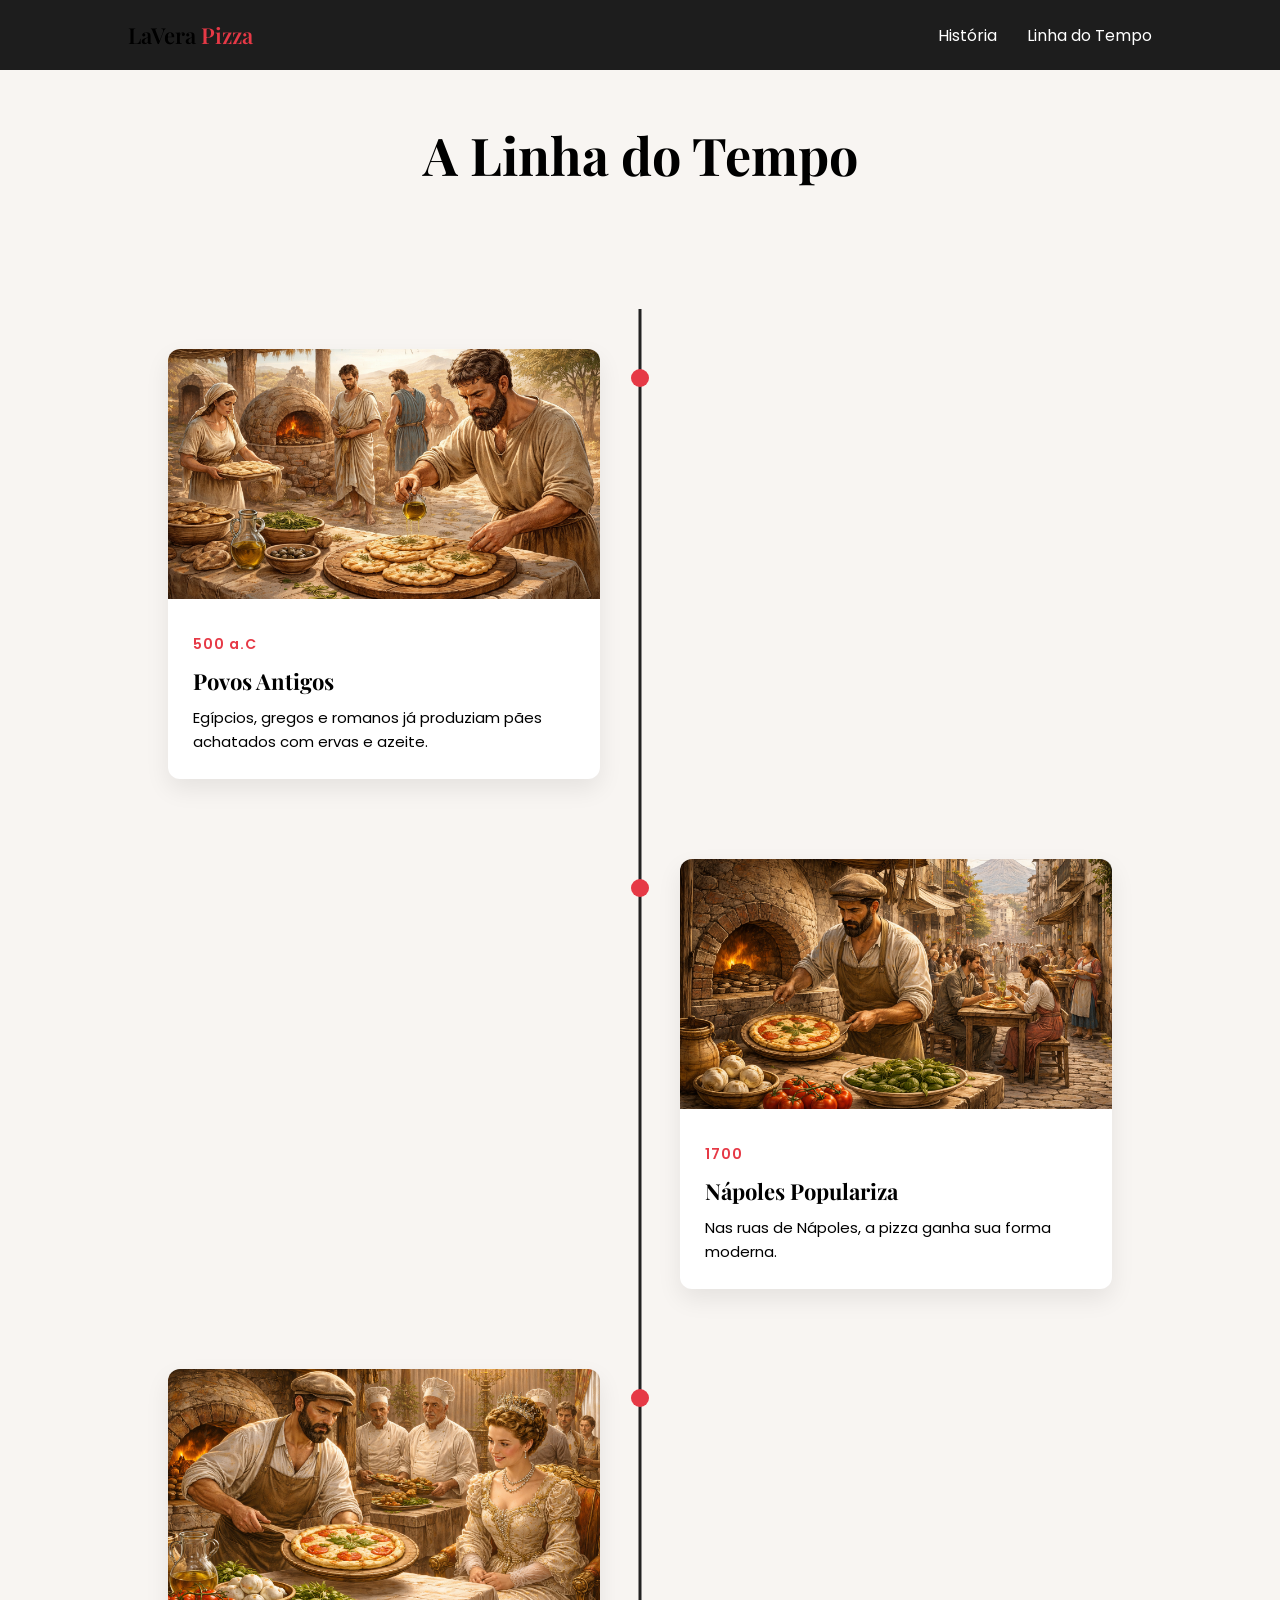
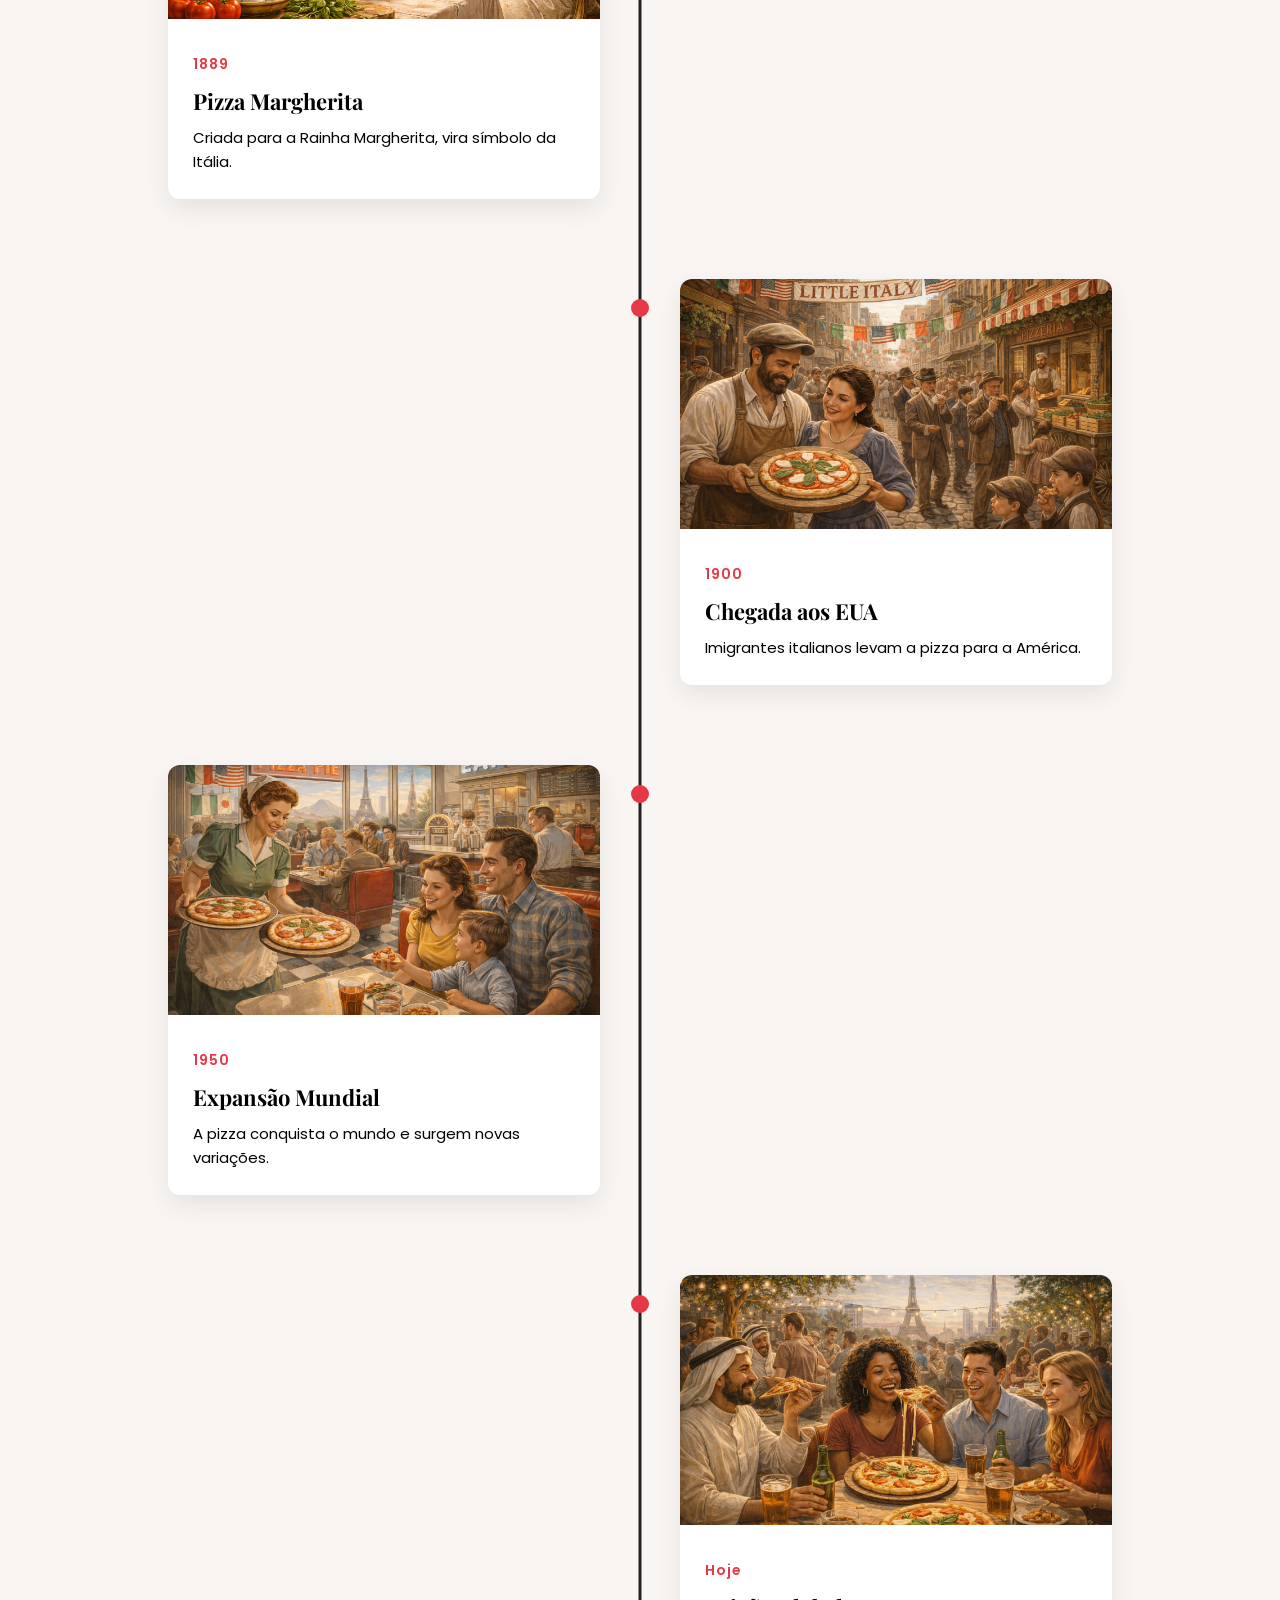
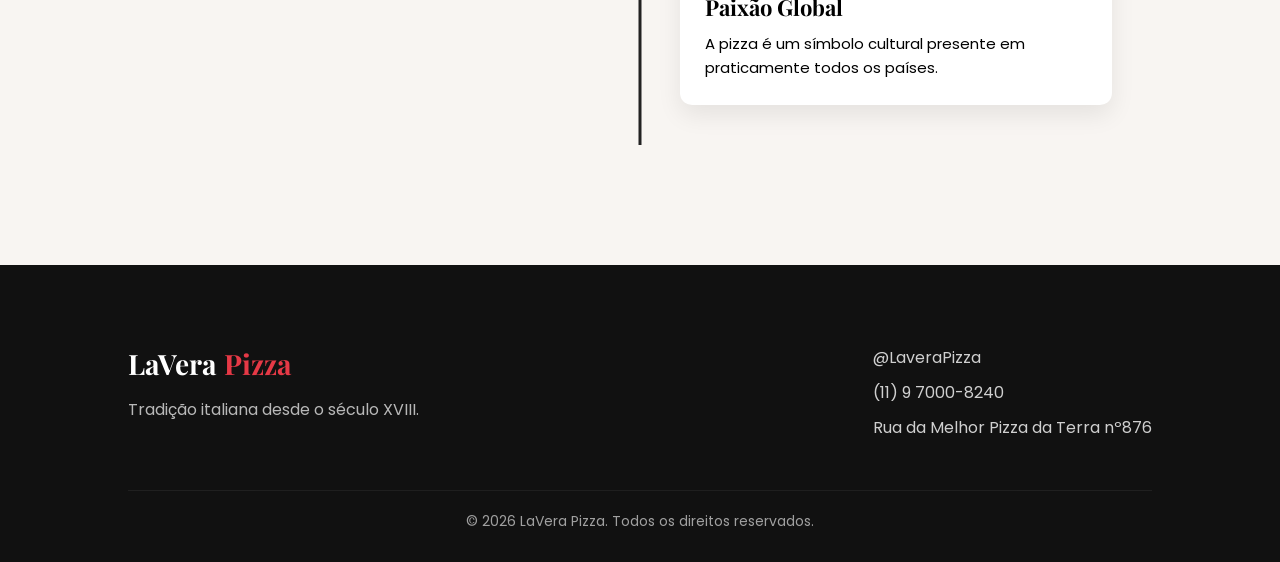
<file: linha.html>
<!DOCTYPE html>
<html lang="pt-br">
<head>
  <meta charset="UTF-8">
  <meta name="viewport" content="width=device-width, initial-scale=1.0">
  <title>Linha do Tempo</title>
  <link rel="stylesheet" href="css/style.css">
  <link href="https://fonts.googleapis.com/css2?family=Playfair+Display:wght@400;600;700&family=Poppins:wght@300;400;500&display=swap" rel="stylesheet">
</head>
<body>

<header class="topo-interno">
  <nav class="navbar">
    <div class="logo">LaVera <span>Pizza</span></div>
    <ul class="menu">
      <li><a href="historia.html">História</a></li>
      <li><a href="#">Linha do Tempo</a></li>
    </ul>
  </nav>
</header>

<section class="timeline-section">

  <h1 class="timeline-title">A Linha do Tempo</h1>

  <div class="timeline">

    <!-- ITEM 1 -->
    <div class="timeline-item left">
      <div class="timeline-card">
        <img src="img/Linha1.png" alt="">
        <div class="card-content">
          <span class="ano">500 a.C</span>
          <h3>Povos Antigos</h3>
          <p>Egípcios, gregos e romanos já produziam pães achatados com ervas e azeite.</p>
        </div>
      </div>
    </div>

    <!-- ITEM 2 -->
    <div class="timeline-item right">
      <div class="timeline-card">
        <img src="img/linha2.png" alt="">
        <div class="card-content">
          <span class="ano">1700</span>
          <h3>Nápoles Populariza</h3>
          <p>Nas ruas de Nápoles, a pizza ganha sua forma moderna.</p>
        </div>
      </div>
    </div>

    <!-- ITEM 3 -->
    <div class="timeline-item left">
      <div class="timeline-card">
        <img src="img/linha3.png" alt="">
        <div class="card-content">
          <span class="ano">1889</span>
          <h3>Pizza Margherita</h3>
          <p>Criada para a Rainha Margherita, vira símbolo da Itália.</p>
        </div>
      </div>
    </div>

    <!-- ITEM 4 -->
    <div class="timeline-item right">
      <div class="timeline-card">
        <img src="img/linha4.png" alt="">
        <div class="card-content">
          <span class="ano">1900</span>
          <h3>Chegada aos EUA</h3>
          <p>Imigrantes italianos levam a pizza para a América.</p>
        </div>
      </div>
    </div>

    <!-- ITEM 5 -->
    <div class="timeline-item left">
      <div class="timeline-card">
        <img src="img/linha5.png" alt="">
        <div class="card-content">
          <span class="ano">1950</span>
          <h3>Expansão Mundial</h3>
          <p>A pizza conquista o mundo e surgem novas variações.</p>
        </div>
      </div>
    </div>

    <!-- ITEM 6 -->
    <div class="timeline-item right">
      <div class="timeline-card">
        <img src="img/linha6.png" alt="">
        <div class="card-content">
          <span class="ano">Hoje</span>
          <h3>Paixão Global</h3>
          <p>A pizza é um símbolo cultural presente em praticamente todos os países.</p>
        </div>
      </div>
    </div>

  </div>
</section>

<footer class="footer">
  <div class="footer-container">

    <div class="footer-brand">
      <h2>LaVera <span>Pizza</span></h2>
      <p>Tradição italiana desde o século XVIII.</p>
    </div>

    <div class="footer-info">
      <p>@LaveraPizza</p>
      <p>(11) 9 7000-8240</p>
      <p>Rua da Melhor Pizza da Terra nº876</p>
    </div>

  </div>

  <div class="footer-bottom">
    <p>© 2026 LaVera Pizza. Todos os direitos reservados.</p>
  </div>
</footer>

</body>
</html>
</file>
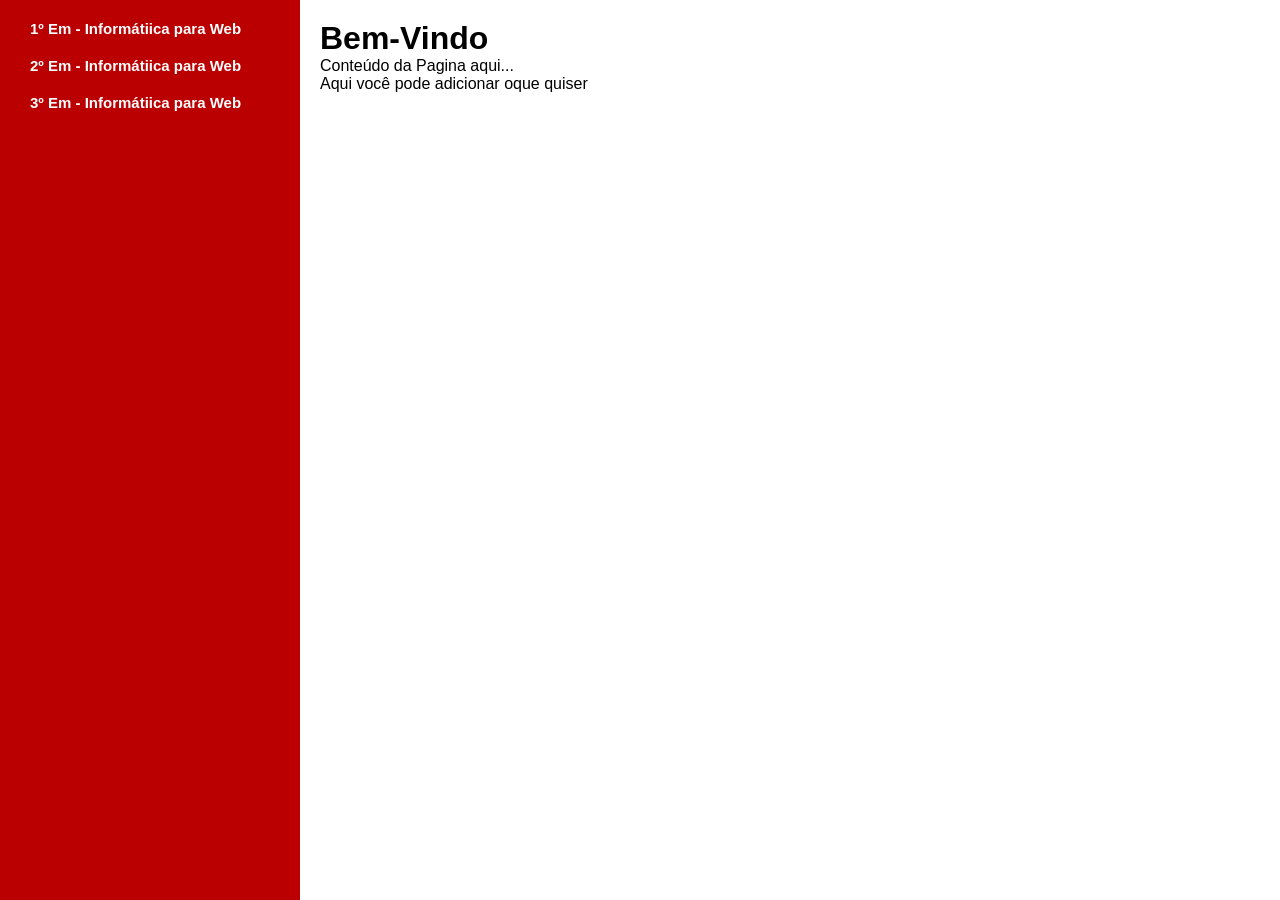
<file: Menu/menulateral.html>
<!DOCTYPE html>
<html lang="en">
<head>
    <meta charset="UTF-8">
    <meta name="viewport" content="width=device-width, initial-scale=1.0">
    <title>Document</title>
    <link rel="stylesheet" href="lateral.css">
</head>
<body>
    <nav>
        <ul>
            <li>
                <a> <strong>1º Em - Informátiica para Web</strong></a>
                <ul>
                    <li><a href="">Lingua Portuguesa </a></li>
                    <li><a href=""> Inglês</a></li>
                    <li><a href=""> Espanhol </a></li>
                    <li><a href="">Matemática </a></li>
                    <li><a href="">Educação Física</a></li>
                    <li><a href="">Arte </a></li>
                    <li><a href="">Filosofia</a></li>
                    <li><a href="">Sociologia</a></li>
                    <li><a href="">Arte digital</a></li>
                    <li><a href="">Banco de dados </a></li>
                    <li><a href="">Fundamentos da informática</a></li>
                    <li><a href="">Programação e Algoritimo</a></li>
                    <li><a href="">Gestão de Conteudo Web I</a></li>
                    <li><a href="">Interface Web I</a></li>
                </ul>
            </li>

            <li>
                <a> <strong>2º Em - Informátiica para Web</strong></a>
                <ul>
                    <li><a href="">Lingua Portuguesa </a></li>
                    <li><a href=""> Inglês</a></li>
                    <li><a href=""> Espanhol </a></li>
                    <li><a href="">Matemática </a></li>
                    <li><a href="">Educação Física</a></li>
                    <li><a href="">história </a></li>
                    <li><a href="">Geografia</a></li>
                    <li><a href="">Física</a></li>
                    <li><a href="">Química</a></li>
                    <li><a href="">Biologia </a></li>
                    <li><a href="">Usabilidade e Desgin de Interação</a></li>
                    <li><a href="">Desenvolvimento para dispositivos móveis I</a></li>
                    <li><a href="">Gestão de Conteudo Web II</a></li>
                    <li><a href="">Interface Web II</a></li>
                </ul>
            </li>

            <li>
                <a> <strong>3º Em - Informátiica para Web</strong></a>
                <ul>
                    <li><a href="">Lingua Portuguesa </a></li>
                    <li><a href=""> Inglês</a></li>
                    <li><a href="">Matemática</a></li>
                    <li><a href="">história  </a></li>
                    <li><a href="">Geografia</a></li>
                    <li><a href="">Física </a></li>
                    <li><a href="">Química</a></li>
                    <li><a href="">Biologia</a></li>
                    <li><a href="">Desenvolvimento para dispositivos móveis II</a></li>
                    <li><a href="">Sistema Web II</a></li>
                    <li><a href="">Acessibilidade digital</a></li>
                    <li><a href="">segurança e informação</a></li>
                    <li><a href="">Etica e cidadania digital</a></li>
                    <li><a href="">PDTCC</a></li>
                </ul>
            </li>
        </ul>
        <div style="clear: both;"></div>
    </nav>

    <div class="content">
        <h1>Bem-Vindo</h1>
        <p>Conteúdo da Pagina aqui...</p>
        <p>Aqui você pode adicionar oque quiser</p>
    </div>
</body>
</html>
</file>
<file: css/style.css>
* {
  margin: 0;
  padding: 0;
  box-sizing: border-box;
}

body {
  font-family: 'Poppins', sans-serif;
}

.hero {
  height: 100vh;
  background: url("img/fundo.jpg") center center / cover no-repeat;
  position: relative;
  display: flex;
  align-items: center;
  justify-content: center;
  color: white;
}

.hero::before {
  content: "";
  position: absolute;
  inset: 0;
  background: rgba(0, 0, 0, 0.45);
}

.navbar {
  position: fixed;
  top: 0;
  left: 0;
  width: 100%;
  padding: 20px 10%;
  display: flex;
  justify-content: space-between;
  align-items: center;
  background: rgba(17, 17, 17, 0.95);
  backdrop-filter: blur(8px);
  z-index: 999;
}

.logo {
  font-family: 'Playfair Display', serif;
  font-size: 22px;
  font-weight: 600;
}

.logo span {
  color: #e63946;
}

.menu {
  list-style: none;
  display: flex;
  gap: 30px;
}

.menu a {
  text-decoration: none;
  color: white;
  font-weight: 400;
  transition: 0.3s;
}

.menu a:hover {
  opacity: 0.7;
}

.hero-content {
  text-align: center;
  z-index: 2;
  max-width: 800px;
}

.hero-content h1 {
  font-family: 'Playfair Display', serif;
  font-size: 64px;
  font-weight: 600;
  letter-spacing: 2px;
  line-height: 1.2;
  margin-bottom: 20px;
}

.hero-content p {
  font-size: 18px;
  letter-spacing: 2px;
  margin-bottom: 30px;
}

.btn {
  padding: 12px 28px;
  border: 1px solid white;
  text-decoration: none;
  color: white;
  font-size: 14px;
  letter-spacing: 2px;
  transition: 0.3s;
}

.btn:hover {
  background: white;
  color: black;
}

/* Responsivo */

@media (max-width: 768px) {
  .hero-content h1 {
    font-size: 36px;
  }

  .navbar {
    left: 20px;
    right: 20px;
  }

  .menu {
    gap: 15px;
  }
}

.historia-container {
  padding: 120px 10%;
  background: #f8f5f2;
}

.intro {
  text-align: center;
  margin-bottom: 120px;
}

.intro h1 {
  font-family: 'Playfair Display', serif;
  font-size: 52px;
  margin-bottom: 20px;
}

.historia-bloco {
  display: flex;
  align-items: center;
  justify-content: space-between;
  gap: 60px;
  margin-bottom: 120px;
}

.historia-bloco.reverso {
  flex-direction: row-reverse;
}

.historia-texto {
  flex: 1;
  font-size: 18px;
  line-height: 1.8;
}

.historia-texto h2 {
  font-family: 'Playfair Display', serif;
  font-size: 32px;
  margin-bottom: 20px;
}

.historia-imagem {
  flex: 1;
}

.historia-imagem img {
  width: 100%;
  height: 450px;
  object-fit: cover;
  border-radius: 10px;
}

.encerramento {
  text-align: center;
  margin-top: 150px;
}

.btn-secundario {
  display: inline-block;
  margin-top: 25px;
  padding: 12px 30px;
  border: 1px solid #222;
  text-decoration: none;
  color: #222;
  transition: 0.3s;
}

.btn-secundario:hover {
  background: #222;
  color: white;
}

/* RESPONSIVO */

@media (max-width: 900px) {
  .historia-bloco {
    flex-direction: column;
  }

  .historia-bloco.reverso {
    flex-direction: column;
  }

  .historia-imagem img {
    height: 300px;
  }
}

.timeline-section {
  padding: 120px 10%;
  background: #f8f5f2;
}

.timeline-title {
  text-align: center;
  font-family: 'Playfair Display', serif;
  font-size: 52px;
  margin-bottom: 120px;
}

.timeline {
  position: relative;
  max-width: 1200px;
  margin: auto;
}

/* Linha central */
.timeline::before {
  content: '';
  position: absolute;
  width: 3px;
  background: #222;
  top: 0;
  bottom: 0;
  left: 50%;
  transform: translateX(-50%);
}

/* Item */
.timeline-item {
  position: relative;
  width: 50%;
  padding: 40px;
}

.timeline-item.left {
  left: 0;
}

.timeline-item.right {
  left: 50%;
}

/* Card */
.timeline-card {
  background: white;
  border-radius: 12px;
  overflow: hidden;
  box-shadow: 0 10px 25px rgba(0,0,0,0.08);
}

.timeline-card img {
  width: 100%;
  height: 250px;
  object-fit: cover;
}

.card-content {
  padding: 25px;
}

.ano {
  font-weight: 600;
  color: #e63946;
  font-size: 14px;
  letter-spacing: 1px;
}

.timeline-card h3 {
  font-family: 'Playfair Display', serif;
  font-size: 22px;
  margin: 10px 0;
}

.timeline-card p {
  font-size: 15px;
  line-height: 1.6;
}

/* Pontos na linha */
.timeline-item::after {
  content: '';
  position: absolute;
  width: 18px;
  height: 18px;
  background: #e63946;
  border-radius: 50%;
  top: 60px;
  right: -9px;
  z-index: 2;
}

.timeline-item.right::after {
  left: -9px;
}

/* RESPONSIVO */
@media (max-width: 900px) {

  .timeline::before {
    left: 20px;
  }

  .timeline-item {
    width: 100%;
    padding-left: 60px;
    padding-right: 20px;
  }

  .timeline-item.left,
  .timeline-item.right {
    left: 0;
  }

  .timeline-item::after {
    left: 11px;
  }
}

.footer {
  background: #111;
  color: #fff;
  padding: 80px 10% 30px;
}

.footer-container {
  display: flex;
  justify-content: space-between;
  align-items: flex-start;
  gap: 60px;
  margin-bottom: 40px;
}

.footer-brand h2 {
  font-family: 'Playfair Display', serif;
  font-size: 28px;
  margin-bottom: 15px;
}

.footer-brand span {
  color: #e63946;
}

.footer-brand p {
  opacity: 0.7;
  max-width: 300px;
}

.footer-info p {
  margin-bottom: 10px;
  opacity: 0.8;
}

.footer-bottom {
  border-top: 1px solid rgba(255,255,255,0.1);
  padding-top: 20px;
  text-align: center;
  font-size: 14px;
  opacity: 0.6;
}

/* Responsivo */
@media (max-width: 768px) {
  .footer-container {
    flex-direction: column;
    gap: 40px;
  }
}
</file>
<file: Menu/lateral.css>
* {
    margin: 0;
    padding: 0;
    box-sizing: border-box;
}

body {
    font-family: 'Segoe UI', Tahoma, Geneva, Verdana, sans-serif;
}

nav {
    background: #BA0000;
    padding: 10px;
    position: fixed;
    top: 0;
    left: 0;
    width: 300px;
    height: 100vh;
    overflow-y: auto;
    z-index: 1000;
}

nav ul{
    list-style: none;
}

nav ul li{
    float: none;
    position: relative;
}

nav ul li a{
    display: block;
    padding: 10px 20px;
    font-size: 15px;
    text-decoration: none;
    color: white;

}

nav ul li a:hover{
   background-color: white;
   color: black;
    
}

nav ul li ul{
    background: BA0000;
    display: none;
    position: static;
    padding-left: 20px;
}

nav ul li:hover ul{
    display: block;

}

nav ul li ul li {
    width: 300px;
    border-bottom: 1px solidwhite;
}

nav ul li ul li a{
    padding: 8px 20px;
}

nav ul li ul li a{
    background-color: white;
    color: black;
}
.content{
    margin-left: 300px;
    padding: 20px;
}
</file>
